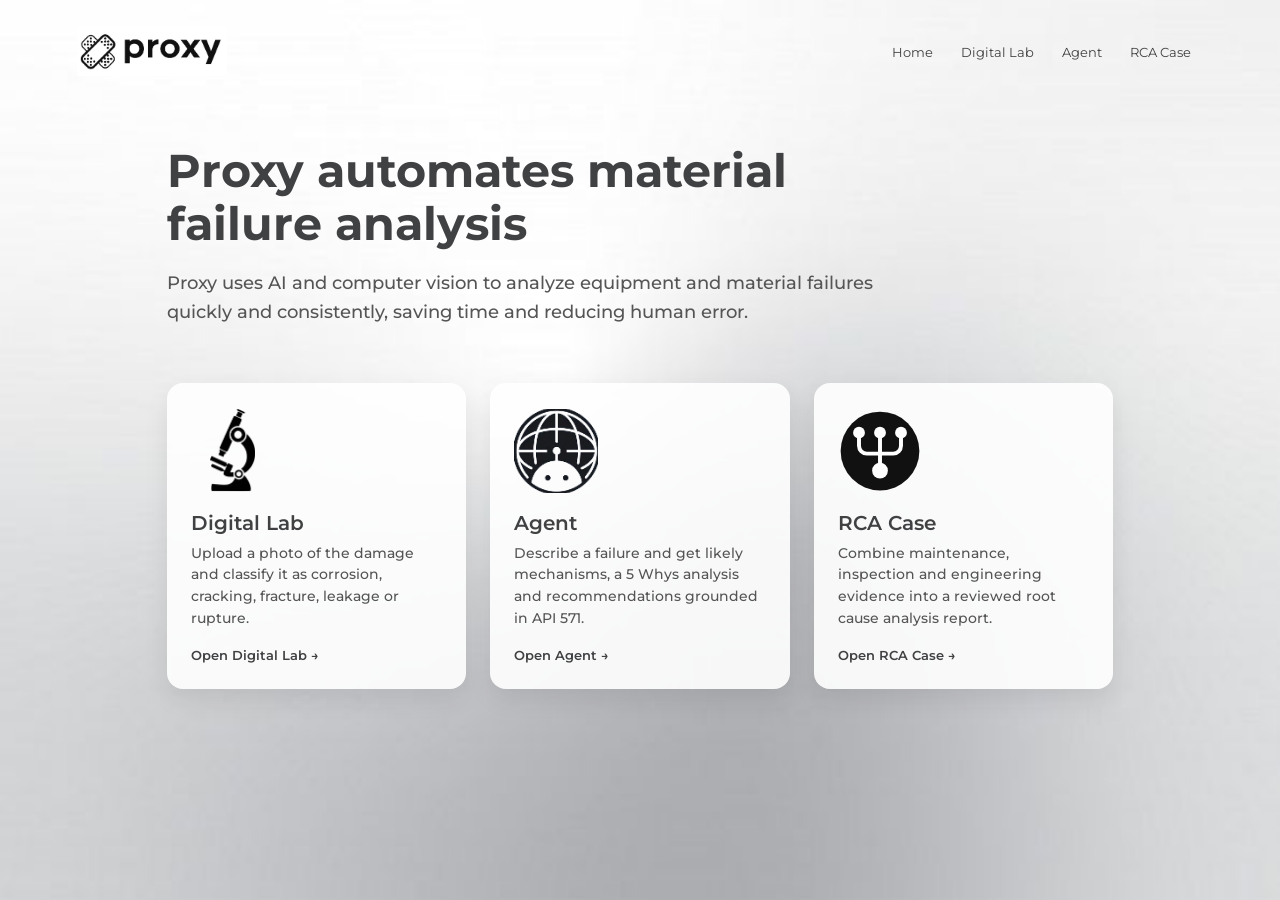
<file: frontend/MECC/Index.html>
<!DOCTYPE html>
<html lang="en">
    <head>
        <meta charset="utf-8" />
        <meta name="viewport" content="width=device-width, initial-scale=1.0">
        <title>Proxy - AI failure analysis</title>
        <link rel="stylesheet" href="Index.css?v=2"/>
        <link rel="preconnect" href="https://fonts.googleapis.com">
        <link rel="preconnect" href="https://fonts.gstatic.com" crossorigin>
        <link href="https://fonts.googleapis.com/css2?family=Montserrat:wght@500;600;700&display=swap" rel="stylesheet">
    </head>

    <body>
        <section class="header">
            <nav>
                <a href="Index.html"><img src="Logo.jpeg" alt="Proxy logo"></a>
                <div class="nav-links" id="navLinks">
                    <ul>
                        <li><a href="Index.html">Home</a></li>
                        <li><a href="CV.html">Digital Lab</a></li>
                        <li><a href="Agent.html">Agent</a></li>
                        <li><a href="Case.html">RCA Case</a></li>
                    </ul>
                </div>
            </nav>
        </section>

        <main class="home">
            <div class="hero">
                <h1>Proxy automates material failure analysis</h1>
                <p>
                    Proxy uses AI and computer vision to analyze equipment and material failures
                    quickly and consistently, saving time and reducing human error.
                </p>
            </div>

            <div class="tools">
                <a class="tool-card" href="CV.html">
                    <div class="tool-icon"><img src="labpls.png" alt=""></div>
                    <h2>Digital Lab</h2>
                    <p>Upload a photo of the damage and classify it as corrosion, cracking, fracture, leakage or rupture.</p>
                    <span class="tool-link">Open Digital Lab &rarr;</span>
                </a>

                <a class="tool-card" href="Agent.html">
                    <div class="tool-icon"><img src="agent.png" alt="" class="zoomed"></div>
                    <h2>Agent</h2>
                    <p>Describe a failure and get likely mechanisms, a 5 Whys analysis and recommendations grounded in API 571.</p>
                    <span class="tool-link">Open Agent &rarr;</span>
                </a>

                <a class="tool-card" href="Case.html">
                    <div class="tool-icon">
                        <!-- three departments feeding one root cause -->
                        <svg viewBox="0 0 64 64" aria-hidden="true">
                            <circle cx="32" cy="32" r="30" fill="#111"/>
                            <g fill="none" stroke="#fff" stroke-width="3" stroke-linecap="round" stroke-linejoin="round">
                                <path d="M16 20v8a6 6 0 0 0 6 6h20a6 6 0 0 0 6-6v-8"/>
                                <path d="M32 20v24"/>
                            </g>
                            <g fill="#fff">
                                <circle cx="16" cy="18" r="4.5"/>
                                <circle cx="32" cy="18" r="4.5"/>
                                <circle cx="48" cy="18" r="4.5"/>
                                <circle cx="32" cy="47" r="6"/>
                            </g>
                        </svg>
                    </div>
                    <h2>RCA Case</h2>
                    <p>Combine maintenance, inspection and engineering evidence into a reviewed root cause analysis report.</p>
                    <span class="tool-link">Open RCA Case &rarr;</span>
                </a>
            </div>
        </main>
    </body>
</html>
</file>
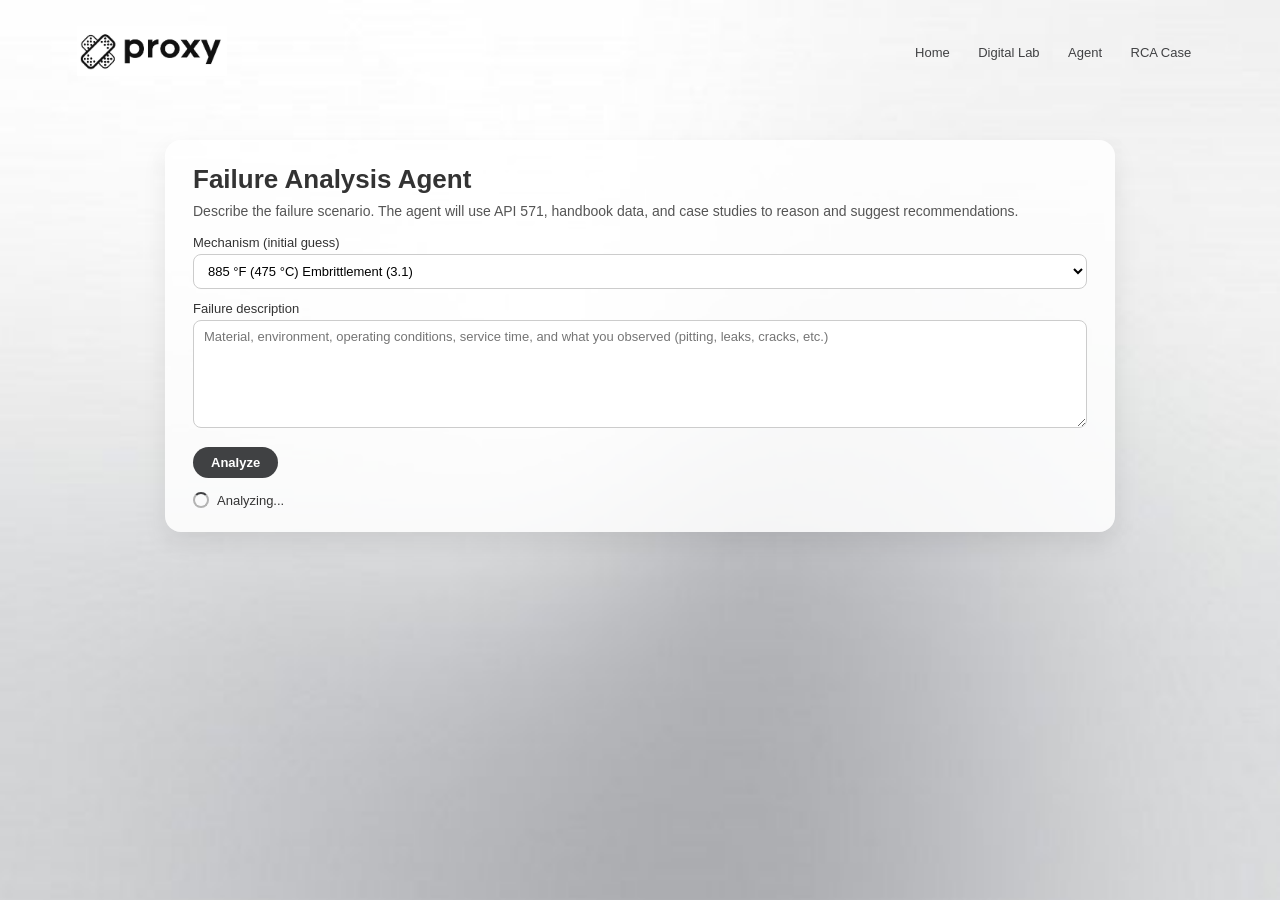
<file: frontend/MECC/Agent.html>
<!DOCTYPE html>
<html lang="en">
    <head>
        <meta charset="utf-8" />
        <meta name="viewport" content="width=device-width, initial-scale=1.0">
        <meta http-equiv="X-UA-Compatible" content="ie=edge">
        <title>Proxy - Agent</title>  
        <link href='https://unpkg.com/boxicons@2.0.9/css/boxicons.min.css' rel='stylesheet'>
        <link rel="preconnect" href="https://fonts.googleapis.com">
        <link rel="preconnect" href="https://fonts.gstatic.com" crossorigin>
        <link href="https://fonts.googleapis.com/css2?family=Montserrat:wght@500;600;700&display=swap" rel="stylesheet">

        <style>
        *{
            margin:0;
            padding:0;
            box-sizing:border-box;
            font-family:"KoHo", sans-serif ;
        }
        body {
            background-repeat: no-repeat;
            background-size: cover;
            justify-content: center;
            align-items: center;
            min-height:100vh ;
            margin:0;
            background: url("whitbg.jpeg") center/cover no-repeat;
            padding-top: 100px;
            font-family: "KoHo", sans-serif;
        }

        .header{
            width:100%;
            top:0;
            position: fixed;
        }
        nav{
            display:flex;
            padding:2% 6%;
            justify-content: space-between;
            align-items: center;
        }

        nav img{
            width:150px;
        }

        .nav-links{
            flex:1;
            text-align: right;
        }

        .nav-links ul li{
            list-style:none;
            display:inline-block;
            padding: 8px 12px;
            position: relative;
        }

        .nav-links ul li a{
            color:#404143;
            text-decoration: none;
            font-size: 13px;
        }
        .nav-links ul li::after{
            content:'' ;
            width:0%;
            height: 2px;
            background: #404143;
            display: block;
            margin:auto;
            transition:0.5s;
        }
        .nav-links ul li:hover::after{
            width:100%;
        }

        /* ---------- Agent section styles ---------- */

        .agent-wrapper{
            max-width: 950px;
            margin: 0 auto;
            margin-top: 40px;
            padding: 24px 28px;
            background: rgba(255,255,255,0.85);
            border-radius: 16px;
            box-shadow: 0 10px 25px rgba(0,0,0,0.08);
        }

        .agent-title{
            font-size: 26px;
            font-weight: 600;
            color:#333;
            margin-bottom: 8px;
        }

        .agent-subtitle{
            font-size: 14px;
            color:#555;
            margin-bottom: 16px;
        }

        .agent-form{
            display:flex;
            flex-direction:column;
            gap: 12px;
        }

        .agent-form label{
            font-size: 13px;
            color:#333;
            font-weight: 500;
        }

        .agent-form select,
        .agent-form textarea{
            width:100%;
            margin-top: 4px;
            padding: 8px 10px;
            border-radius: 8px;
            border:1px solid #ccc;
            font-size: 13px;
            resize: vertical;
            background: #fff;
        }

        .agent-form button{
            align-self:flex-start;
            margin-top: 4px;
            padding: 8px 18px;
            border-radius: 999px;
            border:none;
            cursor:pointer;
            font-size: 13px;
            font-weight: 600;
            background:#404143;
            color:#fff;
            transition: background 0.2s, transform 0.1s;
        }
        .agent-form button:hover{
            background:#2e2f31;
            transform: translateY(-1px);
        }

        .agent-status{
            display:none;
            margin-top: 14px;
            font-size: 13px;
            color:#333;
            display:flex;
            align-items:center;
            gap:8px;
        }

        .agent-spinner{
            width:16px;
            height:16px;
            border-radius:50%;
            border:2px solid #b3b3b3;
            border-top-color:#404143;
            animation: spin 0.8s linear infinite;
        }

        .agent-results{
            display:none;
            margin-top: 22px;
        }

        .agent-section-title{
            font-size: 16px;
            font-weight: 600;
            margin-bottom: 6px;
            color:#333;
        }

        .agent-mechanisms{
            font-size: 13px;
            white-space: pre-wrap;
            background:#f7f7f7;
            border-radius: 10px;
            padding:10px 12px;
            margin-bottom: 16px;
        }

        .agent-whys{
            list-style:none;
            margin-bottom: 16px;
        }

        .agent-whys li{
            border-left: 3px solid #8ab5d1;
            padding: 6px 0 6px 12px;
            margin-bottom: 8px;
            font-size: 13px;
            line-height: 1.5;
        }

        .agent-whys .q{
            font-weight: 600;
        }

        .agent-rootcause{
            font-size: 13px;
            font-weight: 600;
            line-height: 1.5;
            background:#e6f0f6;
            border-left: 4px solid #8ab5d1;
            border-radius: 10px;
            padding:10px 12px;
            margin-bottom: 16px;
        }

        .agent-recs h4{
            font-size: 14px;
            margin: 10px 0 4px;
            color:#333;
        }

        .agent-recs ul{
            margin-left:18px;
            font-size:13px;
        }

        @keyframes spin {
          to { transform: rotate(360deg); }
        }

        @media (max-width: 768px){
            .agent-wrapper{
                margin: 20px;
                padding:18px;
            }
        }
        </style>
    </head>   
    <body>
        <section class="header">
            <nav>
                <a href="indexx.html"><img src="Logo.jpeg" alt="Proxy logo"></a>
                <div class="nav-links" id="navLinks">
                    <ul>
                        <li><a href="Index.html">Home</a></li>
                        <li><a href="CV.html">Digital Lab</a></li>
                        <li><a href="Agent.html">Agent</a></li>
                        <li><a href="Case.html">RCA Case</a></li>
                    </ul>
                </div>
            </nav>
        </section>

        <!-- Agent content -->
        <section class="page page2">
            <div class="agent-wrapper">
                <h1 class="agent-title">Failure Analysis Agent</h1>
                <p class="agent-subtitle">
                    Describe the failure scenario. The agent will use API&nbsp;571,
                    handbook data, and case studies to reason and suggest recommendations.
                </p>

                <form id="agent-form" class="agent-form">
                    <label>
                        Mechanism (initial guess)
                        <select id="mechanism">
                            <option value="3.1">885 °F (475 °C) Embrittlement (3.1)</option>
                            <option value="3.2">Amine Corrosion (3.2)</option>
                            <option value="3.3">Amine Stress Corrosion Cracking (3.3)</option>
                            <option value="3.4">Ammonia Stress Corrosion Cracking (3.4)</option>
                            <option value="3.5">Ammonium Bisulfide Corrosion (Alkaline Sour Water) (3.5)</option>
                            <option value="3.6">Ammonium Chloride and Amine Hydrochloride Corrosion (3.6)</option>
                            <option value="3.7">Aqueous Organic Acid Corrosion (3.7)</option>
                            <option value="3.8">Atmospheric Corrosion (3.8)</option>
                            <option value="3.9">Boiler Water and Steam Condensate Corrosion (3.9)</option>
                            <option value="3.10">Brine Corrosion (3.10)</option>
                            <option value="3.11">Brittle Fracture (3.11)</option>
                            <option value="3.12">Carbonate Stress Corrosion Cracking (3.12)</option>
                            <option value="3.13">Carburization (3.13)</option>
                            <option value="3.14">Caustic Corrosion (3.14)</option>
                            <option value="3.15">Caustic Stress Corrosion Cracking (3.15)</option>
                            <option value="3.16">Cavitation (3.16)</option>
                            <option value="3.17">Chloride Stress Corrosion Cracking (3.17)</option>
                            <option value="3.18">CO₂ Corrosion (3.18)</option>
                            <option value="3.19">Concentration Cell Corrosion (3.19)</option>
                            <option value="3.20">Cooling Water Corrosion (3.20)</option>
                            <option value="3.21">Corrosion Fatigue (3.21)</option>
                            <option value="3.22">Corrosion Under Insulation (CUI) (3.22)</option>
                            <option value="3.23">Creep and Stress Rupture (3.23)</option>
                            <option value="3.24">Dealloying (3.24)</option>
                            <option value="3.25">Decarburization (3.25)</option>
                            <option value="3.26">Dissimilar Metal Weld Cracking (3.26)</option>
                            <option value="3.27">Erosion / Erosion-Corrosion (3.27)</option>
                            <option value="3.28">Ethanol Stress Corrosion Cracking (3.28)</option>
                            <option value="3.29">Flue Gas Dew Point Corrosion (3.29)</option>
                            <option value="3.30">Fuel Ash Corrosion (3.30)</option>
                            <option value="3.31">Galvanic Corrosion (3.31)</option>
                            <option value="3.32">Gaseous Oxygen-enhanced Ignition and Combustion (3.32)</option>
                            <option value="3.33">Graphitic Corrosion of Cast Irons (3.33)</option>
                            <option value="3.34">Graphitization (3.34)</option>
                            <option value="3.35">High-temperature H₂/H₂S Corrosion (3.35)</option>
                            <option value="3.36">High-temperature Hydrogen Attack (3.36)</option>
                            <option value="3.37">Hydrochloric Acid Corrosion (3.37)</option>
                            <option value="3.38">Hydrofluoric Acid Corrosion (3.38)</option>
                            <option value="3.39">Hydrofluoric Acid Stress Corrosion Cracking of Nickel Alloys (3.39)</option>
                            <option value="3.40">Hydrogen Embrittlement (3.40)</option>
                            <option value="3.41">Hydrogen Stress Cracking in Hydrofluoric Acid (3.41)</option>
                            <option value="3.42">Liquid Metal Embrittlement (3.42)</option>
                            <option value="3.43">Mechanical Fatigue (including Vibration-Induced Fatigue) (3.43)</option>
                            <option value="3.44">Metal Dusting (3.44)</option>
                            <option value="3.45">Microbiologically Influenced Corrosion (MIC) (3.45)</option>
                            <option value="3.46">Naphthenic Acid Corrosion (3.46)</option>
                            <option value="3.47">Nitriding (3.47)</option>
                            <option value="3.48">Oxidation (3.48)</option>
                            <option value="3.49">Oxygenated Process Water Corrosion (3.49)</option>
                            <option value="3.50">Phenol (Carbolic Acid) Corrosion (3.50)</option>
                            <option value="3.51">Phosphoric Acid Corrosion (3.51)</option>
                            <option value="3.52">Polythionic Acid Stress Corrosion Cracking (3.52)</option>
                            <option value="3.53">Refractory Degradation (3.53)</option>
                            <option value="3.54">Stress Relaxation Cracking (Reheat Cracking) (3.54)</option>
                            <option value="3.55">Short-term Overheating-Stress Rupture (3.55)</option>
                            <option value="3.56">Sigma Phase Embrittlement (3.56)</option>
                            <option value="3.57">Soil Corrosion (3.57)</option>
                            <option value="3.58">Sour Water Corrosion (Acidic) (3.58)</option>
                            <option value="3.59">Spheroidization (Softening) (3.59)</option>
                            <option value="3.60">Strain Aging (3.60)</option>
                            <option value="3.61">Sulfidation (3.61)</option>
                            <option value="3.62">Sulfuric Acid Corrosion (3.62)</option>
                            <option value="3.63">Temper Embrittlement (3.63)</option>
                            <option value="3.64">Thermal Fatigue (3.64)</option>
                            <option value="3.65">Thermal Shock (3.65)</option>
                            <option value="3.66">Titanium Hydriding (3.66)</option>
                            <option value="3.67">Wet H₂S Damage (Blistering / HIC / SOHIC / SSC) (3.67)</option>
                        </select>
                    </label>

                    <label>
                        Failure description
                        <textarea id="description" rows="6"
                            placeholder="Material, environment, operating conditions, service time, and what you observed (pitting, leaks, cracks, etc.)"></textarea>
                    </label>

                    <button type="submit">Analyze</button>
                </form>

                <!-- Loading / status -->
                <div id="agent-status" class="agent-status">
                    <div class="agent-spinner"></div>
                    <span id="agent-status-text">Analyzing...</span>
                </div>

                <!-- Results -->
                <div id="agent-results" class="agent-results">
                    <h2 class="agent-section-title">Mechanism assessment</h2>
                    <div id="agent-mechanisms" class="agent-mechanisms"></div>

                    <div id="agent-whys-section">
                        <h2 class="agent-section-title">5 Whys analysis</h2>
                        <ul id="agent-whys" class="agent-whys"></ul>
                        <h2 class="agent-section-title">Root cause</h2>
                        <div id="agent-rootcause" class="agent-rootcause"></div>
                    </div>

                    <h2 class="agent-section-title">Recommendations</h2>
                    <div id="agent-recs" class="agent-recs"></div>
                </div>
            </div>
        </section>

        <div style="height:80px;"></div>

        <!-- If you still use script.js for image upload on other pages -->
        <script src="script.js"></script>

        <!-- Agent JS -->
        <script>
        document.addEventListener('DOMContentLoaded', () => {
            const form = document.getElementById('agent-form');
            if (!form) return;

            const statusBox = document.getElementById('agent-status');
            const statusText = document.getElementById('agent-status-text');
            const resultsBox = document.getElementById('agent-results');
            const mechBox = document.getElementById('agent-mechanisms');
            const recsBox = document.getElementById('agent-recs');

            form.addEventListener('submit', async (e) => {
                e.preventDefault();

                const desc = document.getElementById('description').value.trim();
                const mechId = document.getElementById('mechanism').value;

                if (!desc) {
                    alert('Please enter a failure description.');
                    return;
                }

                // show loader
                statusBox.style.display = 'flex';
                statusText.textContent = 'Analyzing...';
                resultsBox.style.display = 'none';

                try {
                    const resp = await fetch('http://127.0.0.1:5000/api/analyze', {
                        method: 'POST',
                        headers: { 'Content-Type': 'application/json' },
                        body: JSON.stringify({
                            description: desc,
                            mechanism_id: mechId
                        })
                    });

                    if (!resp.ok) {
                        let errMsg = 'Server error (' + resp.status + ')';
                        try {
                            const errData = await resp.json();
                            if (errData && errData.error) errMsg = errData.error;
                        } catch (_) {}
                        throw new Error(errMsg);
                    }

                    const data = await resp.json();

                    const mechs = data.mechanisms || [];
                    mechBox.textContent = mechs.map(m =>
                        `${m.name} — ${(m.confidence * 100).toFixed(0)}% confidence\n${m.reasoning}`
                    ).join('\n\n');

                    const escapeHtml = (s) => String(s ?? '').replace(/[&<>"']/g, (c) => (
                        { '&': '&amp;', '<': '&lt;', '>': '&gt;', '"': '&quot;', "'": '&#39;' }[c]
                    ));
                    const fiveWhys = data.five_whys || {};
                    const whys = fiveWhys.whys || [];
                    document.getElementById('agent-whys').innerHTML = whys.map(w => `
                        <li>
                            <div class="q">Why ${escapeHtml(w.level)}: ${escapeHtml(w.question)}</div>
                            <div>${escapeHtml(w.answer)}</div>
                        </li>`).join('');
                    document.getElementById('agent-rootcause').textContent = fiveWhys.root_cause || '';
                    document.getElementById('agent-whys-section').style.display = whys.length ? 'block' : 'none';

                    const rec = data.recommendations || {};
                    const listHtml = (items) => (items || []).map(i => `<li>${i}</li>`).join('');

                    recsBox.innerHTML = `
                        <h4>Immediate actions</h4>
                        <ul>${listHtml(rec.immediate)}</ul>

                        <h4>Medium-term actions</h4>
                        <ul>${listHtml(rec.medium_term)}</ul>

                        <h4>Long-term actions</h4>
                        <ul>${listHtml(rec.long_term)}</ul>

                        <h4>Monitoring</h4>
                        <ul>${listHtml(rec.monitoring)}</ul>

                        <h4>Information gaps</h4>
                        <ul>${listHtml(rec.gaps)}</ul>
                    `;

                    statusText.textContent = 'Analysis complete';
                    resultsBox.style.display = 'block';
                } catch (err) {
                    console.error(err);
                    statusText.textContent = 'Error: ' + err.message;
                }
            });
        });
        </script>
    </body>
</html>
</file>
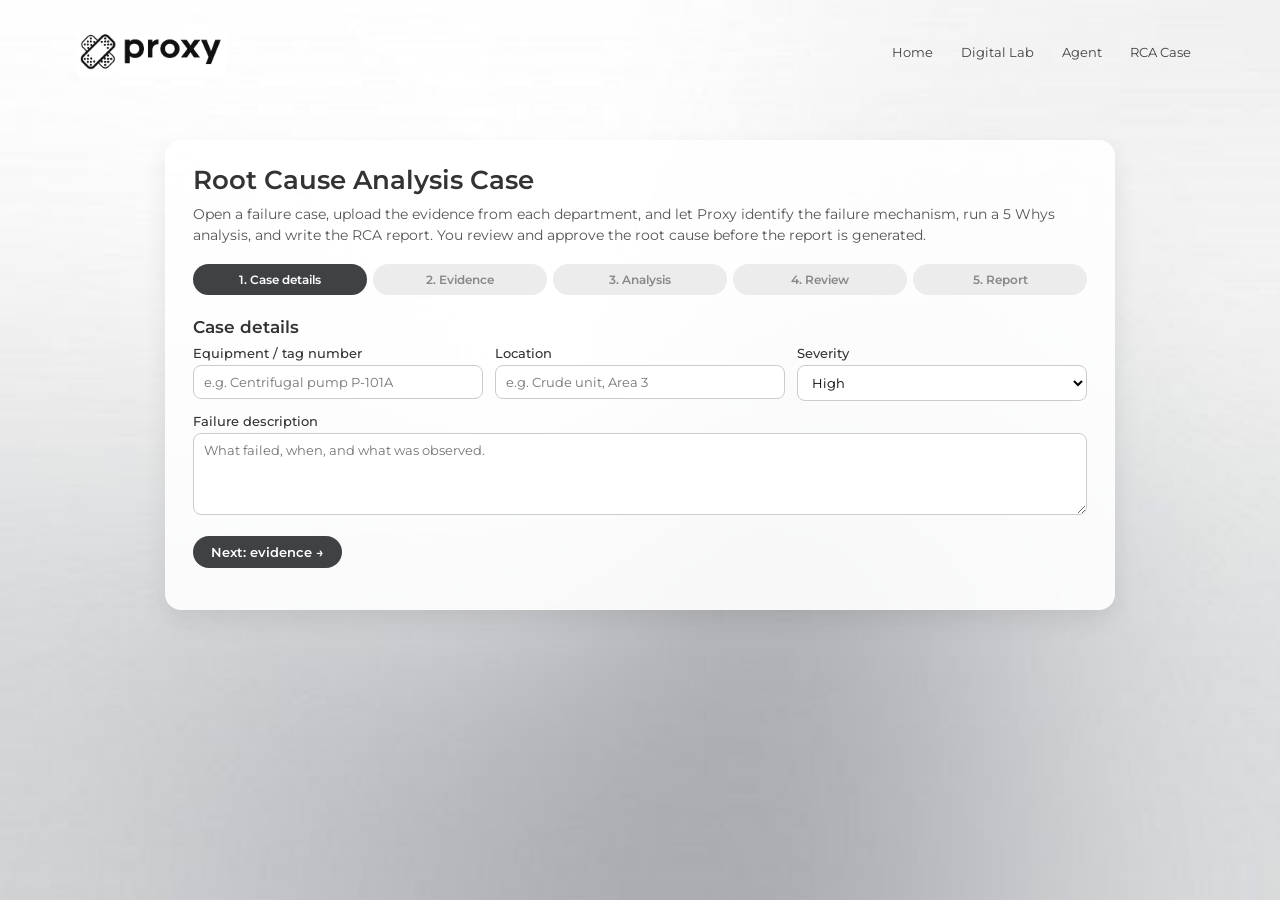
<file: frontend/MECC/Case.html>
<!DOCTYPE html>
<html lang="en">
    <head>
        <meta charset="utf-8" />
        <meta name="viewport" content="width=device-width, initial-scale=1.0">
        <title>Proxy - RCA Case</title>
        <link rel="preconnect" href="https://fonts.googleapis.com">
        <link rel="preconnect" href="https://fonts.gstatic.com" crossorigin>
        <link href="https://fonts.googleapis.com/css2?family=Montserrat:wght@500;600;700&display=swap" rel="stylesheet">

        <style>
        *{
            margin:0;
            padding:0;
            box-sizing:border-box;
            font-family:"Montserrat", sans-serif;
        }
        body {
            min-height:100vh;
            background: url("whitbg.jpeg") center/cover no-repeat fixed;
            padding-top: 100px;
            color:#333;
        }

        .header{
            width:100%;
            top:0;
            position: absolute;
            z-index: 10;
        }
        nav{
            display:flex;
            padding:2% 6%;
            justify-content: space-between;
            align-items: center;
        }
        nav img{
            width:150px;
        }
        .nav-links{
            flex:1;
            text-align: right;
        }
        .nav-links ul li{
            list-style:none;
            display:inline-block;
            padding: 8px 12px;
            position: relative;
        }
        .nav-links ul li a{
            color:#404143;
            text-decoration: none;
            font-size: 13px;
        }
        .nav-links ul li::after{
            content:'';
            width:0%;
            height: 2px;
            background: #404143;
            display: block;
            margin:auto;
            transition:0.5s;
        }
        .nav-links ul li:hover::after{
            width:100%;
        }

        /* ---------- Case workflow styles ---------- */

        .case-wrapper{
            max-width: 950px;
            margin: 40px auto 0;
            padding: 24px 28px;
            background: rgba(255,255,255,0.9);
            border-radius: 16px;
            box-shadow: 0 10px 25px rgba(0,0,0,0.08);
        }
        .case-title{
            font-size: 26px;
            font-weight: 600;
            margin-bottom: 8px;
        }
        .case-subtitle{
            font-size: 14px;
            color:#555;
            margin-bottom: 18px;
            line-height: 1.5;
        }

        .steps{
            display:flex;
            gap: 6px;
            list-style:none;
            margin-bottom: 22px;
        }
        .steps li{
            flex:1;
            text-align:center;
            font-size: 12px;
            font-weight: 600;
            padding: 8px 4px;
            border-radius: 999px;
            background:#ececec;
            color:#888;
        }
        .steps li.active{
            background:#404143;
            color:#fff;
        }
        .steps li.done{
            background:#8ab5d1;
            color:#fff;
        }

        .panel{
            display:none;
        }
        .panel.show{
            display:block;
        }
        .panel h2{
            font-size: 17px;
            font-weight: 600;
            margin: 18px 0 8px;
        }
        .panel h2:first-child{
            margin-top: 0;
        }
        .hint{
            font-size: 12px;
            color:#666;
            line-height: 1.5;
            margin-bottom: 10px;
        }

        .field-row{
            display:flex;
            gap: 12px;
            flex-wrap: wrap;
        }
        .field-row label{
            flex:1;
            min-width: 180px;
        }
        label{
            display:block;
            font-size: 13px;
            font-weight: 500;
            margin-bottom: 12px;
        }
        input[type=text], select, textarea{
            width:100%;
            margin-top: 4px;
            padding: 8px 10px;
            border-radius: 8px;
            border:1px solid #ccc;
            font-size: 13px;
            background:#fff;
            resize: vertical;
        }

        .btn{
            margin: 6px 8px 0 0;
            padding: 8px 18px;
            border-radius: 999px;
            border:none;
            cursor:pointer;
            font-size: 13px;
            font-weight: 600;
            background:#404143;
            color:#fff;
            transition: background 0.2s, transform 0.1s;
        }
        .btn:hover{
            background:#2e2f31;
            transform: translateY(-1px);
        }
        .btn.secondary{
            background:#fff;
            color:#404143;
            border:1px solid #404143;
        }
        .btn.secondary:hover{
            background:#f1f1f1;
        }
        .btn:disabled{
            opacity:0.5;
            cursor:not-allowed;
            transform:none;
        }

        .depts{
            display:grid;
            grid-template-columns: repeat(3, 1fr);
            gap: 12px;
        }
        .dept{
            background:#f7f7f7;
            border:1px dashed #b3b3b3;
            border-radius: 12px;
            padding: 12px;
        }
        .dept h3{
            font-size: 14px;
            margin-bottom: 4px;
        }
        .dept input[type=file]{
            width:100%;
            font-size: 12px;
            margin-top: 6px;
        }
        .dept ul{
            list-style:none;
            margin-top: 8px;
            font-size: 12px;
            color:#444;
            word-break: break-all;
        }

        .status{
            display:none;
            margin-top: 16px;
            font-size: 13px;
            align-items:center;
            gap:8px;
        }
        .status.show{
            display:flex;
        }
        .status.error{
            color:#a12a2a;
        }
        .spinner{
            width:16px;
            height:16px;
            flex:none;
            border-radius:50%;
            border:2px solid #b3b3b3;
            border-top-color:#404143;
            animation: spin 0.8s linear infinite;
        }
        .status.error .spinner, .status.idle .spinner{
            display:none;
        }
        @keyframes spin {
          to { transform: rotate(360deg); }
        }

        .box{
            font-size: 13px;
            line-height: 1.55;
            white-space: pre-wrap;
            background:#f7f7f7;
            border-radius: 10px;
            padding:10px 12px;
        }
        .box.highlight{
            background:#e6f0f6;
            border-left: 4px solid #8ab5d1;
            font-weight: 600;
        }
        .cards{
            display:grid;
            gap: 10px;
        }
        .card{
            background:#f7f7f7;
            border-radius: 10px;
            padding: 10px 12px;
            font-size: 13px;
            line-height: 1.5;
        }
        .card strong{
            display:block;
            margin-bottom: 2px;
        }
        .card small{
            color:#666;
        }
        .badge{
            display:inline-block;
            margin-left: 6px;
            padding: 2px 10px;
            border-radius: 999px;
            background:#404143;
            color:#fff;
            font-size: 11px;
            font-weight: 600;
            vertical-align: middle;
        }
        .whys{
            list-style:none;
        }
        .whys li{
            border-left: 3px solid #8ab5d1;
            padding: 6px 0 6px 12px;
            margin-bottom: 8px;
            font-size: 13px;
            line-height: 1.5;
        }
        .whys .q{
            font-weight: 600;
        }
        table{
            width:100%;
            border-collapse: collapse;
            font-size: 12.5px;
        }
        th, td{
            text-align:left;
            padding: 7px 8px;
            border-bottom:1px solid #e2e2e2;
            vertical-align: top;
            line-height: 1.45;
        }
        th{
            background:#f1f1f1;
            font-weight: 600;
        }
        .review-extra{
            display:none;
            margin-top: 12px;
        }
        .review-extra.show{
            display:block;
        }
        .case-id{
            font-size: 11px;
            color:#888;
            margin-top: 18px;
        }

        @media (max-width: 768px){
            .case-wrapper{
                margin: 20px;
                padding:18px;
            }
            .depts{
                grid-template-columns: 1fr;
            }
            .steps{
                flex-wrap: wrap;
            }
        }
        </style>
    </head>
    <body>
        <section class="header">
            <nav>
                <a href="Index.html"><img src="Logo.jpeg" alt="Proxy logo"></a>
                <div class="nav-links" id="navLinks">
                    <ul>
                        <li><a href="Index.html">Home</a></li>
                        <li><a href="CV.html">Digital Lab</a></li>
                        <li><a href="Agent.html">Agent</a></li>
                        <li><a href="Case.html">RCA Case</a></li>
                    </ul>
                </div>
            </nav>
        </section>

        <section class="page">
            <div class="case-wrapper">
                <h1 class="case-title">Root Cause Analysis Case</h1>
                <p class="case-subtitle">
                    Open a failure case, upload the evidence from each department, and let Proxy
                    identify the failure mechanism, run a 5 Whys analysis, and write the RCA report.
                    You review and approve the root cause before the report is generated.
                </p>

                <ol class="steps" id="steps">
                    <li data-step="1">1. Case details</li>
                    <li data-step="2">2. Evidence</li>
                    <li data-step="3">3. Analysis</li>
                    <li data-step="4">4. Review</li>
                    <li data-step="5">5. Report</li>
                </ol>

                <!-- Step 1: case details -->
                <div class="panel" id="panel-details">
                    <h2>Case details</h2>
                    <div class="field-row">
                        <label>
                            Equipment / tag number
                            <input type="text" id="equipment" placeholder="e.g. Centrifugal pump P-101A">
                        </label>
                        <label>
                            Location
                            <input type="text" id="location" placeholder="e.g. Crude unit, Area 3">
                        </label>
                        <label>
                            Severity
                            <select id="severity">
                                <option value="low">Low</option>
                                <option value="medium">Medium</option>
                                <option value="high" selected>High</option>
                                <option value="critical">Critical</option>
                            </select>
                        </label>
                    </div>
                    <label>
                        Failure description
                        <textarea id="description" rows="4"
                            placeholder="What failed, when, and what was observed."></textarea>
                    </label>
                    <button class="btn" id="btn-next">Next: evidence &rarr;</button>
                </div>

                <!-- Step 2: evidence upload -->
                <div class="panel" id="panel-evidence">
                    <h2>Upload evidence</h2>
                    <p class="hint">
                        Add at least one file. Accepted: text (.txt), PDF, CSV, and photos (.jpg, .png).
                        The analysis works best when the files together cover the equipment, the operating
                        conditions, the sequence of events, and the observed symptoms.
                    </p>
                    <div class="depts">
                        <div class="dept">
                            <h3>Maintenance</h3>
                            <p class="hint">Work orders, repair history, what was found on teardown.</p>
                            <input type="file" id="file-maintenance" multiple accept=".txt,.pdf,.csv,image/*">
                            <ul id="list-maintenance"></ul>
                        </div>
                        <div class="dept">
                            <h3>Inspection</h3>
                            <p class="hint">Inspection and NDT findings, vibration readings, failure photos.</p>
                            <input type="file" id="file-inspection" multiple accept=".txt,.pdf,.csv,image/*">
                            <ul id="list-inspection"></ul>
                        </div>
                        <div class="dept">
                            <h3>Engineering</h3>
                            <p class="hint">Design data, operating conditions, process trends, event timeline.</p>
                            <input type="file" id="file-engineering" multiple accept=".txt,.pdf,.csv,image/*">
                            <ul id="list-engineering"></ul>
                        </div>
                    </div>
                    <button class="btn secondary" id="btn-back">&larr; Back: case details</button>
                    <button class="btn" id="btn-run">Run analysis</button>
                </div>

                <!-- Clarification (only shown when the agent needs more information) -->
                <div class="panel" id="panel-clarify">
                    <h2>More information needed</h2>
                    <p class="hint">The evidence is missing something the analysis needs. Answer the question to continue.</p>
                    <div class="box highlight" id="clarify-question"></div>
                    <label style="margin-top:12px;">
                        Your answer
                        <textarea id="clarify-answer" rows="3"></textarea>
                    </label>
                    <button class="btn" id="btn-clarify">Submit answer</button>
                </div>

                <!-- Steps 3-4: analysis results and engineer review -->
                <div class="panel" id="panel-analysis">
                    <h2>Incident summary</h2>
                    <div class="box" id="out-context"></div>

                    <h2>Candidate failure modes</h2>
                    <div class="cards" id="out-candidates"></div>

                    <h2>Confirmed mechanism <span class="badge" id="out-confidence"></span></h2>
                    <div class="box" id="out-mechanism"></div>
                    <p class="hint" id="out-reasoning" style="margin-top:8px;"></p>

                    <h2>5 Whys</h2>
                    <ul class="whys" id="out-whys"></ul>

                    <h2>Root cause</h2>
                    <div class="box highlight" id="out-rootcause"></div>

                    <div id="review-actions">
                        <h2>Engineer review</h2>
                        <p class="hint">Accept the root cause, correct it yourself, or reject it and have the 5 Whys re-run.</p>
                        <button class="btn" id="btn-accept">Accept</button>
                        <button class="btn secondary" id="btn-edit">Edit root cause</button>
                        <button class="btn secondary" id="btn-reject">Reject</button>

                        <div class="review-extra" id="edit-box">
                            <label>
                                Corrected root cause
                                <textarea id="edit-text" rows="3"></textarea>
                            </label>
                            <button class="btn" id="btn-edit-submit">Save and continue</button>
                        </div>
                        <div class="review-extra" id="reject-box">
                            <label>
                                What is wrong with this analysis?
                                <textarea id="reject-text" rows="3" placeholder="e.g. The reasoning chain skips the lubrication schedule."></textarea>
                            </label>
                            <button class="btn" id="btn-reject-submit">Reject and re-run</button>
                        </div>
                    </div>
                </div>

                <!-- Step 5: recommendations and report -->
                <div class="panel" id="panel-report">
                    <h2>Recommendations</h2>
                    <table>
                        <thead><tr><th style="width:16%;">Priority</th><th style="width:38%;">Action</th><th>Rationale</th></tr></thead>
                        <tbody id="out-recs"></tbody>
                    </table>

                    <h2>Action plan</h2>
                    <table>
                        <thead><tr><th style="width:8%;">Step</th><th>Action</th><th style="width:18%;">Owner</th><th style="width:20%;">Timeline</th></tr></thead>
                        <tbody id="out-plan"></tbody>
                    </table>

                    <h2>RCA report</h2>
                    <p class="hint">Downloads the full report as a Word document. Generating it takes up to a minute.</p>
                    <button class="btn" id="btn-report">Download report (.docx)</button>
                    <button class="btn secondary" id="btn-new">Start a new case</button>
                </div>

                <div class="status" id="status">
                    <div class="spinner"></div>
                    <span id="status-text"></span>
                </div>
                <p class="case-id" id="case-id"></p>
            </div>
        </section>

        <div style="height:80px;"></div>

        <script>
        document.addEventListener('DOMContentLoaded', () => {
            // Same origin when the page is served by the FastAPI backend, otherwise call it directly.
            const API = location.port === '8000' ? '' : 'http://127.0.0.1:8000';
            const DEPTS = ['maintenance', 'inspection', 'engineering'];

            let caseId = null;

            const $ = (id) => document.getElementById(id);
            const panels = ['details', 'evidence', 'clarify', 'analysis', 'report'];

            function esc(value) {
                return String(value ?? '').replace(/[&<>"']/g, (c) => (
                    { '&': '&amp;', '<': '&lt;', '>': '&gt;', '"': '&quot;', "'": '&#39;' }[c]
                ));
            }

            // The incident summary comes back as light markdown; show headings and bold text properly.
            function formatText(value) {
                return esc(value)
                    .replace(/^#{1,6}\s*(.+)$/gm, '<strong>$1</strong>')
                    .replace(/\*\*(.+?)\*\*/g, '<strong>$1</strong>');
            }

            function showPanels(...names) {
                panels.forEach((p) => $('panel-' + p).classList.toggle('show', names.includes(p)));
            }

            function setStep(current) {
                document.querySelectorAll('#steps li').forEach((li) => {
                    const n = Number(li.dataset.step);
                    li.classList.toggle('active', n === current);
                    li.classList.toggle('done', n < current);
                });
            }

            function setStatus(text, mode) {
                const box = $('status');
                box.className = 'status' + (text ? ' show' : '') + (mode ? ' ' + mode : '');
                $('status-text').textContent = text || '';
            }

            function setBusy(busy) {
                document.querySelectorAll('.btn').forEach((b) => { b.disabled = busy; });
            }

            async function api(path, options) {
                let resp;
                try {
                    resp = await fetch(API + path, options);
                } catch (_) {
                    throw new Error('Cannot reach the analysis server. Check that the FastAPI backend is running on port 8000.');
                }
                if (!resp.ok) {
                    let msg = 'Server error (' + resp.status + ')';
                    try {
                        const data = await resp.json();
                        if (data && data.detail) msg = typeof data.detail === 'string' ? data.detail : JSON.stringify(data.detail);
                    } catch (_) {}
                    throw new Error(msg);
                }
                return resp;
            }

            const postJson = (path, body) => api(path, {
                method: 'POST',
                headers: { 'Content-Type': 'application/json' },
                body: JSON.stringify(body || {}),
            }).then((r) => r.json());

            // Runs one server step with the buttons locked and a status line shown.
            async function run(message, fn) {
                setBusy(true);
                setStatus(message);
                try {
                    await fn();
                } catch (err) {
                    console.error(err);
                    setStatus('Error: ' + err.message, 'error');
                } finally {
                    setBusy(false);
                }
            }

            /* ---------- Step 1 ---------- */
            // Steps 1 and 2 only switch panels, so the user can go back and forth without
            // losing anything. The case is created on the server when the analysis is run.
            $('btn-next').addEventListener('click', () => {
                if (!$('description').value.trim()) {
                    alert('Please enter a failure description.');
                    return;
                }
                showPanels('evidence');
                setStep(2);
                setStatus('');
            });

            $('btn-back').addEventListener('click', () => {
                showPanels('details');
                setStep(1);
                setStatus('');
            });

            /* ---------- Step 2 ---------- */
            DEPTS.forEach((dept) => {
                $('file-' + dept).addEventListener('change', (e) => {
                    $('list-' + dept).innerHTML = Array.from(e.target.files)
                        .map((f) => '<li>' + esc(f.name) + '</li>').join('');
                });
            });

            $('btn-run').addEventListener('click', () => {
                const selected = DEPTS.flatMap((dept) =>
                    Array.from($('file-' + dept).files).map((file) => ({ dept, file })));
                if (!selected.length) {
                    alert('Please add at least one evidence file.');
                    return;
                }
                run('Creating case...', async () => {
                    const created = await postJson('/projects', {
                        description: $('description').value.trim(),
                        equipment: $('equipment').value.trim() || null,
                        location: $('location').value.trim() || null,
                        severity: $('severity').value,
                    });
                    caseId = created.case_id;
                    $('case-id').textContent = 'Case ID: ' + caseId;

                    for (const { dept, file } of selected) {
                        setStatus('Uploading ' + file.name + '...');
                        const form = new FormData();
                        form.append('dept', dept);
                        form.append('file', file);
                        const res = await api('/projects/' + caseId + '/upload', { method: 'POST', body: form })
                            .then((r) => r.json());
                        if (res.error) throw new Error(res.error);
                    }
                    setStep(3);
                    showPanels();
                    setStatus('Analyzing: reading the evidence, identifying the mechanism, running the 5 Whys. This takes about a minute...');
                    const result = await postJson('/projects/' + caseId + '/start');
                    await afterAnalysis(result);
                });
            });

            /* ---------- Clarification ---------- */
            $('btn-clarify').addEventListener('click', () => {
                const answer = $('clarify-answer').value.trim();
                if (!answer) {
                    alert('Please enter an answer.');
                    return;
                }
                run('Continuing the analysis with your answer. This takes about a minute...', async () => {
                    showPanels();
                    const result = await postJson('/projects/' + caseId + '/clarify', { answer });
                    await afterAnalysis(result);
                });
            });

            async function afterAnalysis(result) {
                if (result.needs_clarification) {
                    $('clarify-question').textContent = result.clarification_question || 'Please provide more detail about the failure.';
                    $('clarify-answer').value = '';
                    showPanels('clarify');
                    setStep(3);
                    setStatus('');
                    return;
                }
                await showAnalysis();
            }

            /* ---------- Steps 3-4 ---------- */
            async function showAnalysis() {
                const state = await api('/projects/' + caseId).then((r) => r.json());

                $('out-context').innerHTML = formatText(state.unified_context || 'Not available');

                $('out-candidates').innerHTML = (state.failure_mode_candidates || []).map((c) => `
                    <div class="card">
                        <strong>${esc(c.mode)}</strong>
                        ${esc(c.mechanism)}
                        ${(c.supporting_symptoms || []).length
                            ? '<br><small>Supported by: ' + esc(c.supporting_symptoms.join('; ')) + '</small>' : ''}
                    </div>`).join('') || '<div class="card">No candidates returned.</div>';

                $('out-mechanism').textContent = state.confirmed_mechanism || 'Not available';
                $('out-reasoning').textContent = state.mechanism_reasoning || '';
                const conf = Number(state.rca_confidence);
                $('out-confidence').textContent = conf > 0 ? Math.round(conf * 100) + '% confidence' : '';
                $('out-confidence').style.display = conf > 0 ? 'inline-block' : 'none';

                $('out-whys').innerHTML = (state.rca_whys || []).map((w) => `
                    <li>
                        <div class="q">Why ${esc(w.level)}: ${esc(w.question)}</div>
                        <div>${esc(w.answer || 'Not answered')}</div>
                    </li>`).join('') || '<li>The 5 Whys analysis did not return a result. Reject to re-run it.</li>';

                $('out-rootcause').textContent = state.root_cause || 'Not determined';
                $('edit-text').value = state.root_cause || '';
                $('reject-text').value = '';
                $('edit-box').classList.remove('show');
                $('reject-box').classList.remove('show');
                $('review-actions').style.display = 'block';

                showPanels('analysis');
                setStep(4);
                setStatus('');
                return state;
            }

            $('btn-edit').addEventListener('click', () => {
                $('edit-box').classList.toggle('show');
                $('reject-box').classList.remove('show');
            });
            $('btn-reject').addEventListener('click', () => {
                $('reject-box').classList.toggle('show');
                $('edit-box').classList.remove('show');
            });

            function approve(body) {
                run('Writing recommendations and the action plan. This takes about a minute...', async () => {
                    await postJson('/projects/' + caseId + '/review', body);
                    await showReport();
                });
            }

            $('btn-accept').addEventListener('click', () => approve({ decision: 'accept' }));

            $('btn-edit-submit').addEventListener('click', () => {
                const rootCause = $('edit-text').value.trim();
                if (!rootCause) {
                    alert('Please enter the corrected root cause.');
                    return;
                }
                approve({ decision: 'edit', root_cause: rootCause });
            });

            $('btn-reject-submit').addEventListener('click', () => {
                const feedback = $('reject-text').value.trim();
                if (!feedback) {
                    alert('Please say what is wrong so the analysis can be re-run.');
                    return;
                }
                run('Re-running the analysis...', async () => {
                    await postJson('/projects/' + caseId + '/review', { decision: 'reject', feedback });
                    await showAnalysis();
                });
            });

            /* ---------- Step 5 ---------- */
            async function showReport() {
                const state = await showAnalysis();
                $('review-actions').style.display = 'none';

                const recs = state.kb_recommendations || [];
                $('out-recs').innerHTML = recs.map((r) => (typeof r === 'string'
                    ? `<tr><td></td><td colspan="2">${esc(r)}</td></tr>`
                    : `<tr><td>${esc(r.priority)}</td><td>${esc(r.action)}</td><td>${esc(r.rationale)}</td></tr>`
                )).join('') || '<tr><td colspan="3">No recommendations returned.</td></tr>';

                const plan = state.action_plan || [];
                $('out-plan').innerHTML = plan.map((s) => (typeof s === 'string'
                    ? `<tr><td></td><td colspan="3">${esc(s)}</td></tr>`
                    : `<tr><td>${esc(s.step)}</td><td>${esc(s.action)}</td><td>${esc(s.owner)}</td><td>${esc(s.timeline)}</td></tr>`
                )).join('') || '<tr><td colspan="4">No action plan returned.</td></tr>';

                showPanels('analysis', 'report');
                setStep(5);
                setStatus('');
                $('panel-report').scrollIntoView({ behavior: 'smooth' });
            }

            $('btn-report').addEventListener('click', () => {
                run('Generating the report. This takes up to a minute...', async () => {
                    const resp = await api('/projects/' + caseId + '/report', { method: 'POST' });
                    const blob = await resp.blob();
                    const link = document.createElement('a');
                    link.href = URL.createObjectURL(blob);
                    link.download = 'RCA_Report_' + caseId.slice(0, 8) + '.docx';
                    document.body.appendChild(link);
                    link.click();
                    link.remove();
                    URL.revokeObjectURL(link.href);
                    setStatus('Report downloaded.', 'idle');
                });
            });

            $('btn-new').addEventListener('click', () => location.reload());

            showPanels('details');
            setStep(1);
        });
        </script>
    </body>
</html>
</file>
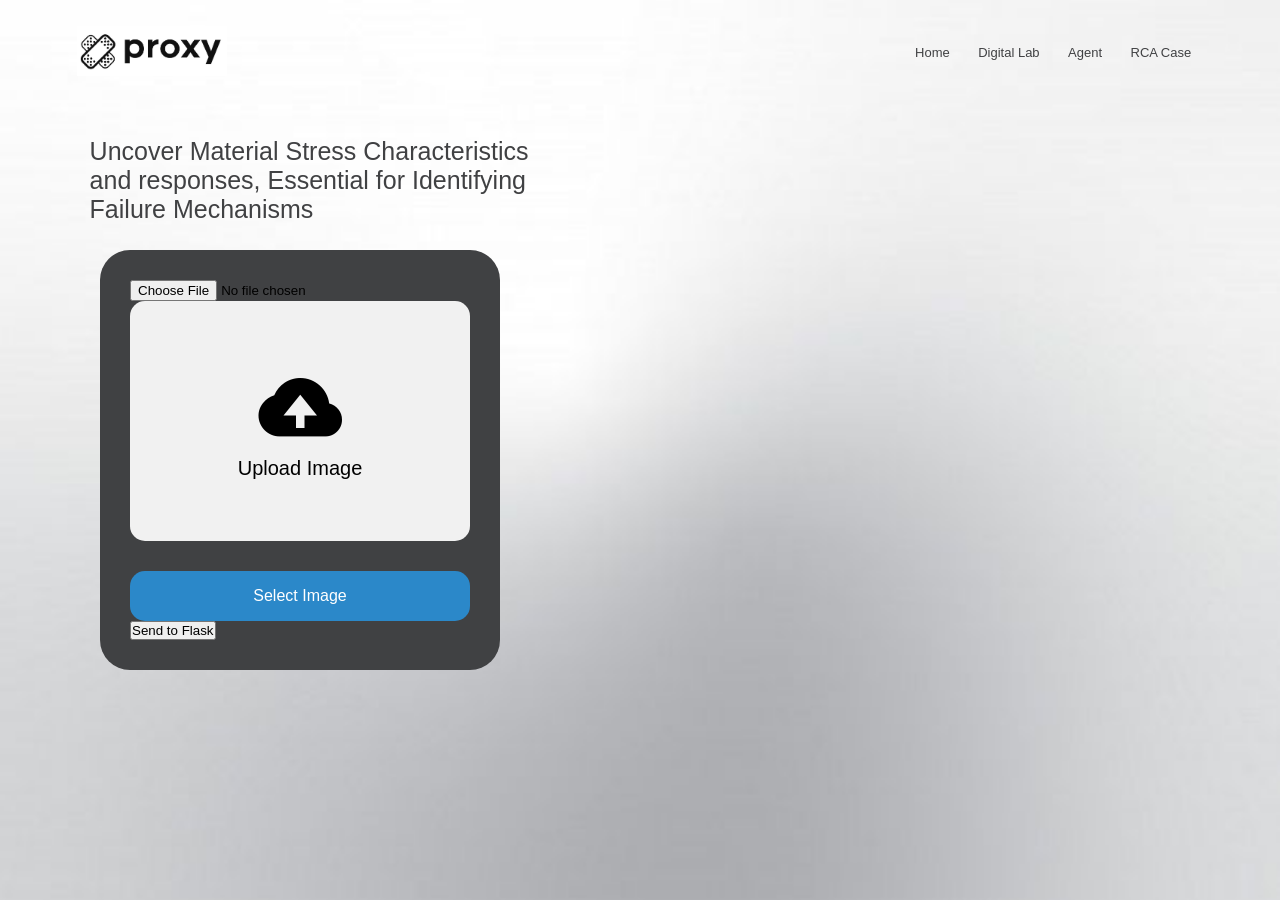
<file: frontend/MECC/CV.html>
<!DOCTYPE html>
<html lang="en">
    <head>
        <meta charset="utf-8" />
        <meta name="viewport" content="width-device-width, initial-scale=1.0">
        <meta http-equiv="X-UA-Compatible" content="ie=edge">
        <title>Orders</title>  
        <link href='https://unpkg.com/boxicons@2.0.9/css/boxicons.min.css' rel='stylesheet'>
        <link rel="preconnect" href="https://fonts.googleapis.com">
        <link rel="preconnect" href="https://fonts.gstatic.com" crossorigin>
        <link href="https://fonts.googleapis.com/css2?family=Montserrat:wght@500;600;700&display=swap" rel="stylesheet">

       <style>
            *{
            margin:0;
            padding:0;
            box-sizing:border-box;
            font-family:"KoHo", sans-serif ;
                    }
            body {
                background-repeat: no-repeat;
                background-size: cover;
                
                justify-content: center;
                align-items: center;
                min-height:100vh ;
                margin:0;
                background: url("whitbg.jpeg") center/cover no-repeat;
                margin: 0;
                padding-top: 100px;
                font-family: "KoHo", sans-serif;

            }
            .container{
                max-width:400px;
                width:100%;
                background: #404143;
                padding: 30px;
                border-radius: 30px;
                margin: 150px 0 60px 100px; 
                position: relative;
                z-index: 5;
            }
            .img-area{
                position: relative;
                width:100%;
                height: 240px;
                background:#f1f1f1 ;
                margin-bottom: 30px;
                border-radius: 15px;
                overflow: hidden;
                display: flex;
                justify-content: center;
                align-items:center ;
                flex-direction: column;
            }
            .img-area .icon{
                font-size: 100px;
            }
            .img-area h3{
                font-size: 20px;
                font-weight: 500;
                margin-bottom:6px ;
            }

            .img-area p span{
            font-weight: 600
            }
            .img-area img{
                position: absolute;
                top:0;
                left: 0;
                width: 100%;
                height: 100%;
                object-fit: cover;
                object-position: center;
                z-index: 100;
            }
            .img-area::before{
            content: attr(data-img);
            position: absolute;
            top:0;
                left: 0;
                width: 100%;
                height: 100%;
                background: rgba(0,0,0,.5);
                color: #fff;
                font-weight:500 ;
                text-align: center;
                display: flex;
                justify-content: center;
                align-items: center;
                pointer-events: none;
                opacity: 0;
                transition: all .3s ease;
                z-index: 200;

            }
            .img-area.active.hover::before{
                opacity: 1;
            }
            .select-image{
                display: block;
                width: 100%;
                padding: 16px 0;
                border-radius:15px ;
                background: #2b88c9;
                color: #fff;
                font-weight: 500;
                font-size: 16px;
                border: none;
                cursor: pointer;
                transition: all .3s ease;
            }
            .select-image:hover{
                background: #1f6ea6;
            }
            .header{
            
                width:100%;
            top:0;
                position: fixed;
                
            }
            nav{
                display:flex;
                padding:2% 6%;
                justify-content: space-between;
                align-items: center;
            }

            nav img{
                width:150px;
            }

            .nav-links{
            flex:1;
            text-align: right;
            }

            .nav-links ul li{
                list-style:none;
                display:inline-block;
                padding: 8px 12px;
                position: relative;
            }

            .nav-links ul li a{
                color:#404143;
                text-decoration: none;
                font-size: 13px;
            }
            .nav-links ul li::after{
                content:'' ;
                width:0%;
                height: 2px;
                background: #404143;
                display: block;
                margin:auto;
                transition:0.5s;
            }
            .nav-links ul li:hover::after{
                width:100%;

            }
            .text-box{
                width:90%;
                color:#404143;
                position:absolute;
                top:20%;
                left:7%;
                transform: translate(0,-50%);
                text-align:left;
            }

            .text-box h1{
                font-size: 25px;
                font-weight: normal;
            }









            @media (max-width: 1000px){
                td:not(:first-of-type){
                min-width:12.1rem;  
                }
            }
            @keyframes flash {
            0%   { background-color: #8ab5d1; box-shadow: 0 0 20px 5px #b3b3b3; }
            100% { background-color: #404143; box-shadow: 0 0 10px rgba(0,0,0,0.3); }
            }
       </style>
    </head>   
    <body>
        <div class="text-box">
                <h1>Uncover Material Stress Characteristics <br> and responses, Essential for Identifying<br> Failure Mechanisms</h1>
        </div>
         <section class="header">
            <nav>
                <a href="index.html"><img src="Logo.jpeg"></a>
                <div class="nav-links" id="navLinks">
                    <i class="fa fa-times" onclick="hideMenu()"></i>
                    <ul>
                         <li><a href="Index.html">Home</a> </li>
                        <li><a href="CV.html">Digital Lab</a> </li>
                        <li><a href="Agent.html">Agent</a> </li>
                        <li><a href="Case.html">RCA Case</a> </li>

                    </ul>
                </div></nav></section>

    <form action="/api/_imgcv" method="POST" enctype="multipart/form-data">
      <div class="container">
          <input type="file" name="file" accept="image/*" required />
          <div class="img-area active">
                  <i class='bx bxs-cloud-upload icon'></i>
                  <h3>Upload Image</h3>
              </div>

              <button type="button" class="select-image">Select Image</button>
              <button type="submit" class="upload-btn">Send to Flask</button>
          

          </div>
      
            
    </form>

 
    <script src="script.js"></script>


                
       
       
            </section>

        </main>
       
        
       
       <section class="page page2">
       
       </section>
       <div style="height:100px;"></div>

    </body>
    
</html>
</file>
<file: frontend/MECC/Index.css>
*{
    margin:0;
    padding:0;
    box-sizing:border-box;
    font-family:"Montserrat", sans-serif;
}
html{
    scroll-behavior:smooth;
}
body{
    min-height:100vh;
    background: url(whitbg.jpeg) center/cover no-repeat fixed;
    color:#404143;
}
a{
    text-decoration: none;
}

/* ---------- Navigation ---------- */

.header{
    width:100%;
}
nav{
    display:flex;
    padding:2% 6%;
    justify-content: space-between;
    align-items: center;
}
nav img{
    width:150px;
}
.nav-links{
    flex:1;
    text-align: right;
}
.nav-links ul li{
    list-style:none;
    display:inline-block;
    padding: 8px 12px;
    position: relative;
}
.nav-links ul li a{
    color:#404143;
    font-size: 13px;
}
.nav-links ul li::after{
    content:'';
    width:0%;
    height: 2px;
    background: #404143;
    display: block;
    margin:auto;
    transition:0.5s;
}
.nav-links ul li:hover::after{
    width:100%;
}

/* ---------- Hero ---------- */

.home{
    max-width: 1100px;
    margin: 0 auto;
    padding: 40px 6% 80px;
}
.hero{
    max-width: 760px;
}
.hero h1{
    font-size: 46px;
    line-height: 1.15;
    font-weight: 700;
}
.hero p{
    margin-top: 18px;
    font-size: 18px;
    line-height: 1.6;
    font-weight: 500;
    color:#555;
}

/* ---------- Tool cards ---------- */

.tools{
    display:grid;
    grid-template-columns: repeat(3, 1fr);
    gap: 24px;
    margin-top: 56px;
}
.tool-card{
    display:flex;
    flex-direction: column;
    padding: 26px 24px;
    background: rgba(255,255,255,0.9);
    border-radius: 16px;
    box-shadow: 0 10px 25px rgba(0,0,0,0.08);
    color:#404143;
    transition: transform 0.2s, box-shadow 0.2s;
}
.tool-card:hover{
    transform: translateY(-4px);
    box-shadow: 0 16px 32px rgba(0,0,0,0.14);
}
.tool-icon{
    width: 84px;
    height: 84px;
    margin-bottom: 18px;
    display:flex;
    align-items:center;
    justify-content:center;
    overflow:hidden;
}
.tool-icon img,
.tool-icon svg{
    max-width:100%;
    max-height:100%;
}
/* agent.png has a wide white margin around the artwork */
.tool-icon img.zoomed{
    max-width:none;
    max-height:none;
    height: 190px;
}
.tool-card h2{
    font-size: 20px;
    font-weight: 600;
    margin-bottom: 8px;
}
.tool-card p{
    flex:1;
    font-size: 14px;
    line-height: 1.55;
    font-weight: 500;
    color:#555;
}
.tool-link{
    margin-top: 18px;
    font-size: 13px;
    font-weight: 600;
    color:#404143;
}
.tool-card:hover .tool-link{
    color:#5d93b5;
}

@media (max-width: 860px){
    .tools{
        grid-template-columns: 1fr;
    }
    .hero h1{
        font-size: 32px;
    }
    .hero p{
        font-size: 16px;
    }
    nav{
        flex-direction: column;
        gap: 8px;
    }
    .nav-links{
        text-align: center;
    }
}
</file>
